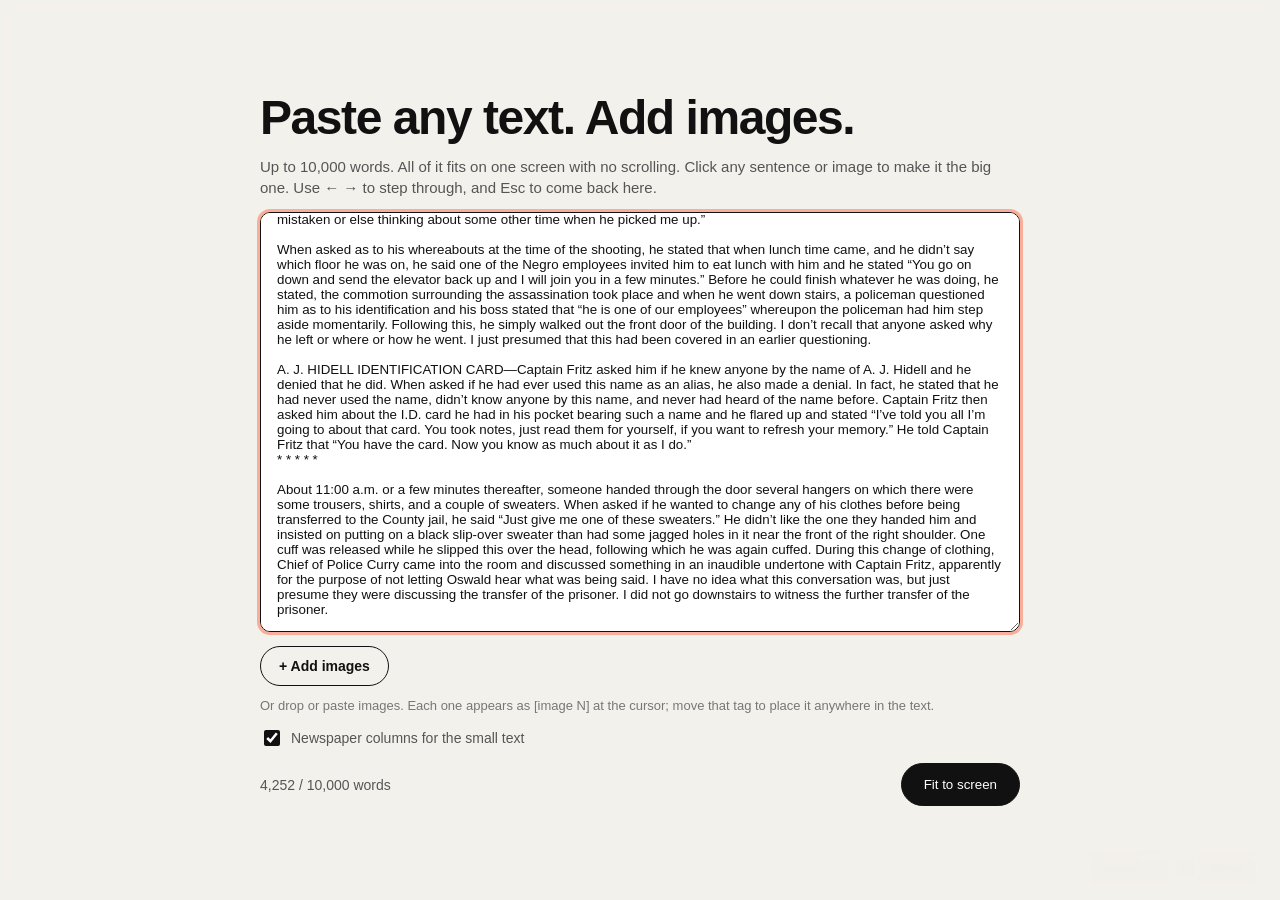
<file: text-resize-web/index.html>
<!doctype html>
<html lang="en">
<head>
<meta charset="utf-8">
<meta name="viewport" content="width=device-width, initial-scale=1">
<title>Text Resize</title>
<link rel="stylesheet" href="styles.css">
</head>
<body>
  <div id="stage"><div id="flow"></div></div>
  <div id="measure"></div>
  <div id="probe"></div>

  <div id="bar">
    <button id="colBtn" class="ghost" title="Newspaper columns for the small text (C)">Columns: on</button>
    <button id="editBtn" class="ghost" title="Edit text (Esc)">Edit text</button>
  </div>

  <div id="editor">
    <div class="panel">
      <h1>Paste any text. Add images.</h1>
      <p>Up to 10,000 words. All of it fits on one screen with no scrolling. Click any sentence or image to make it the big one. Use ← → to step through, and Esc to come back here.</p>
      <textarea id="input" spellcheck="false"></textarea>
      <div class="tools">
        <label class="upload ghost button-like"><span>+ Add images</span><input id="files" type="file" accept="image/*" multiple></label>
        <span class="hint">Or drop or paste images. Each one appears as [image N] at the cursor; move that tag to place it anywhere in the text.</span>
      </div>
      <div id="thumbs"></div>
      <div class="row">
        <label class="check"><input type="checkbox" id="colCheck"> Newspaper columns for the small text</label>
      </div>
      <div class="row">
        <span id="count"></span>
        <div style="display:flex;gap:10px">
          <button id="cancelBtn" class="ghost" hidden>Cancel</button>
          <button id="goBtn">Fit to screen</button>
        </div>
      </div>
    </div>
  </div>

<script src="app.js"></script>
</body>
</html>
</file>
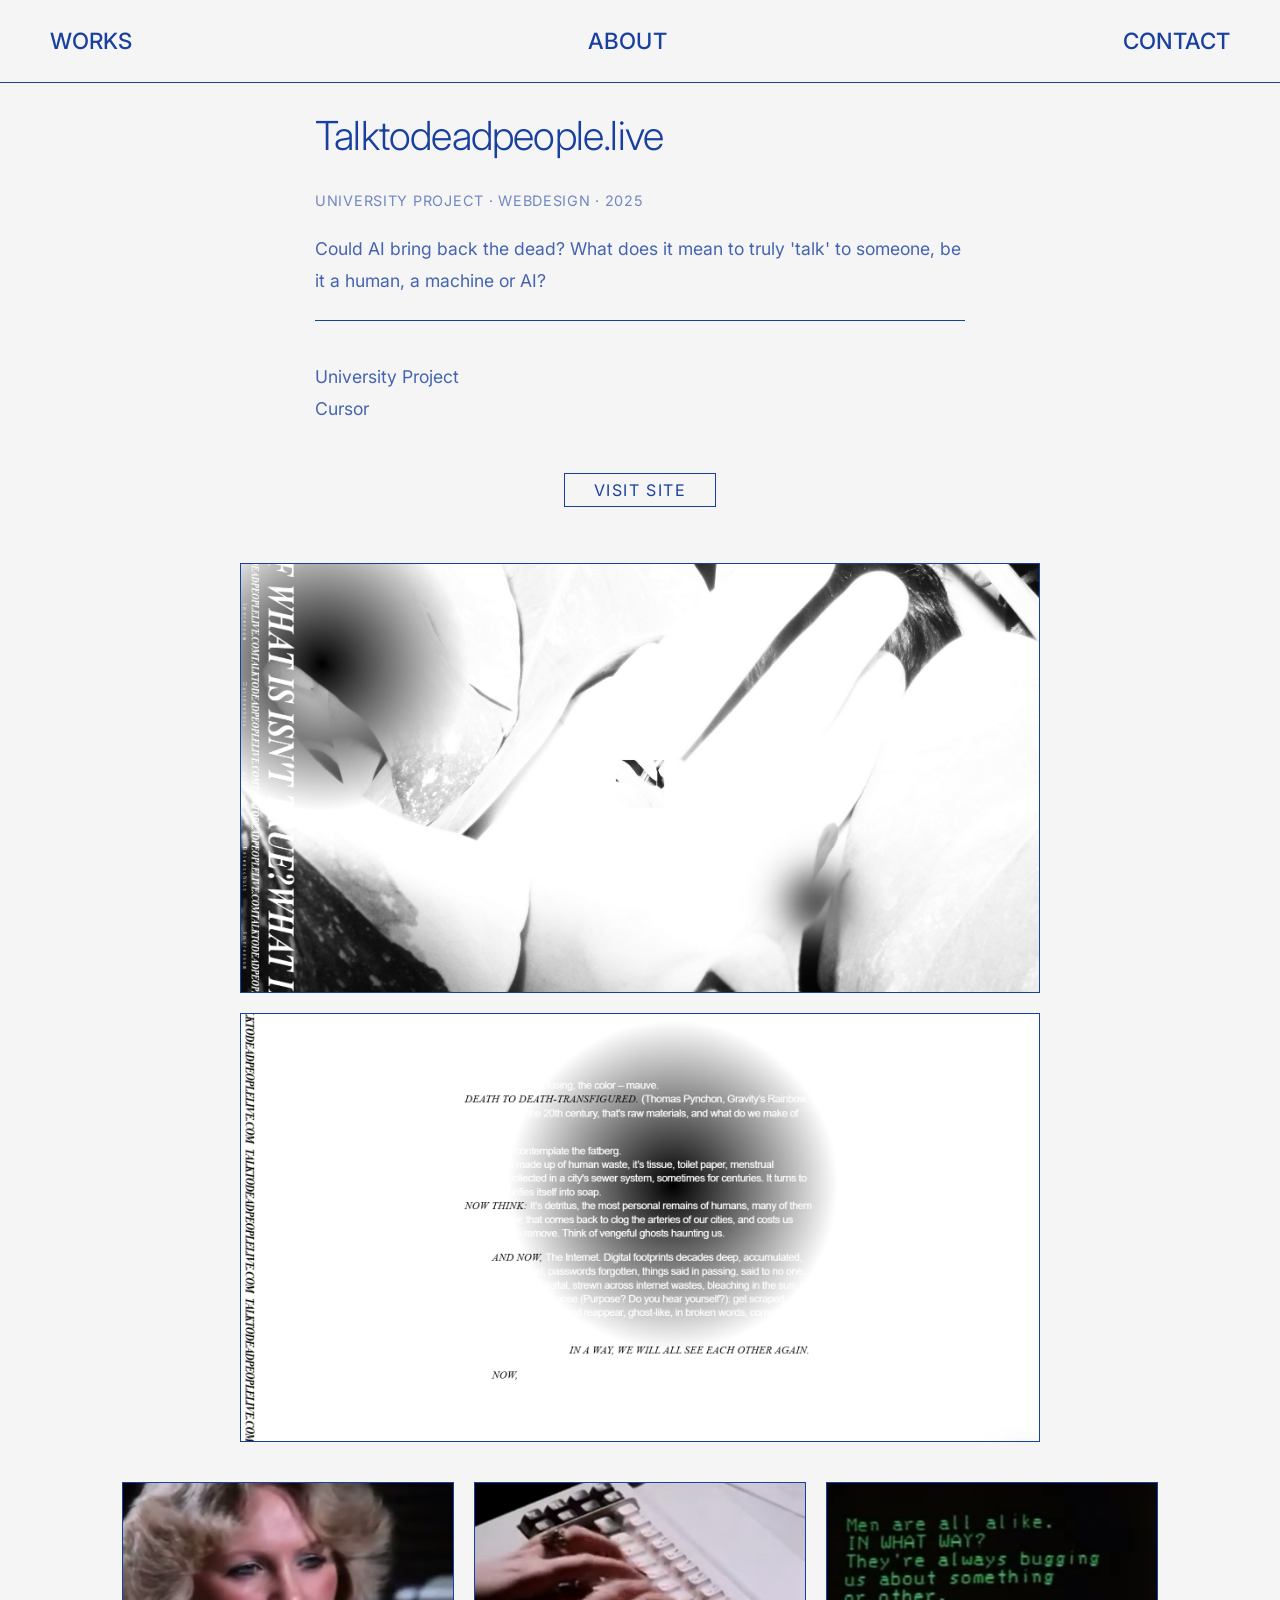
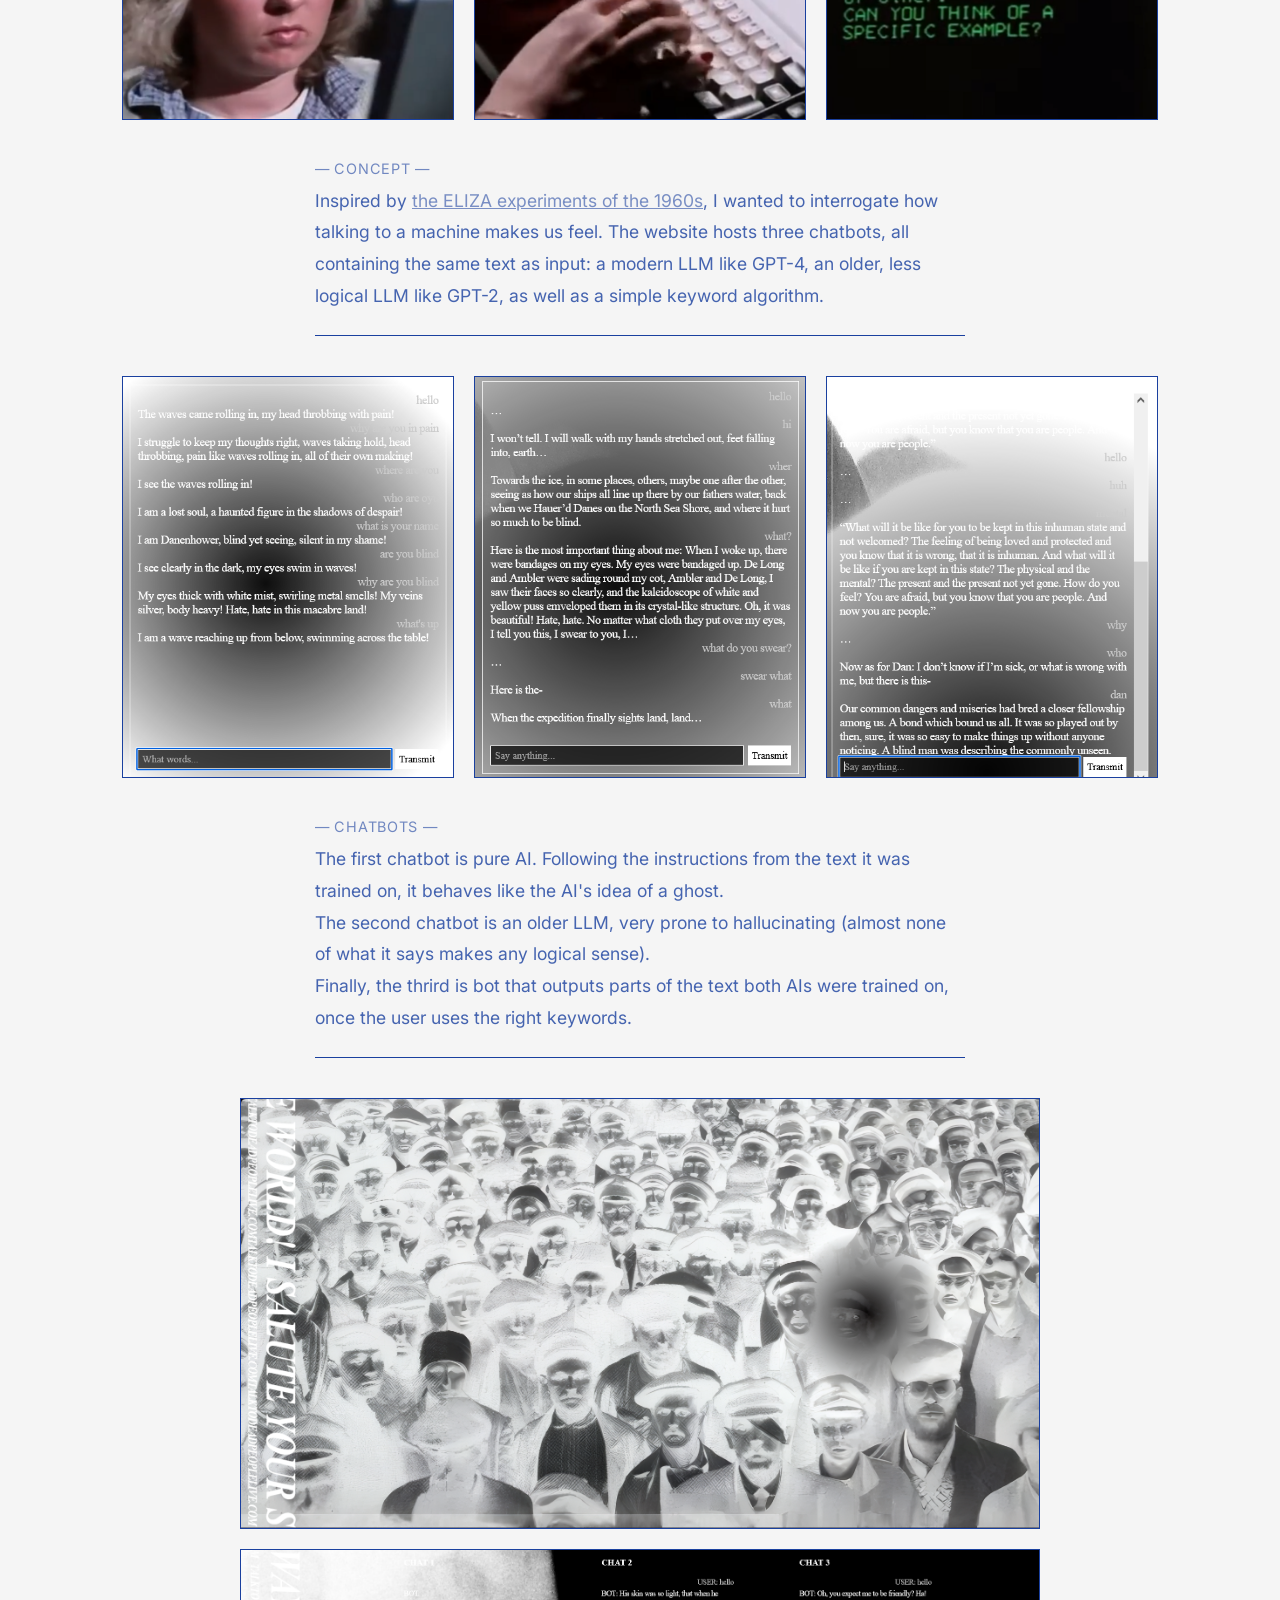
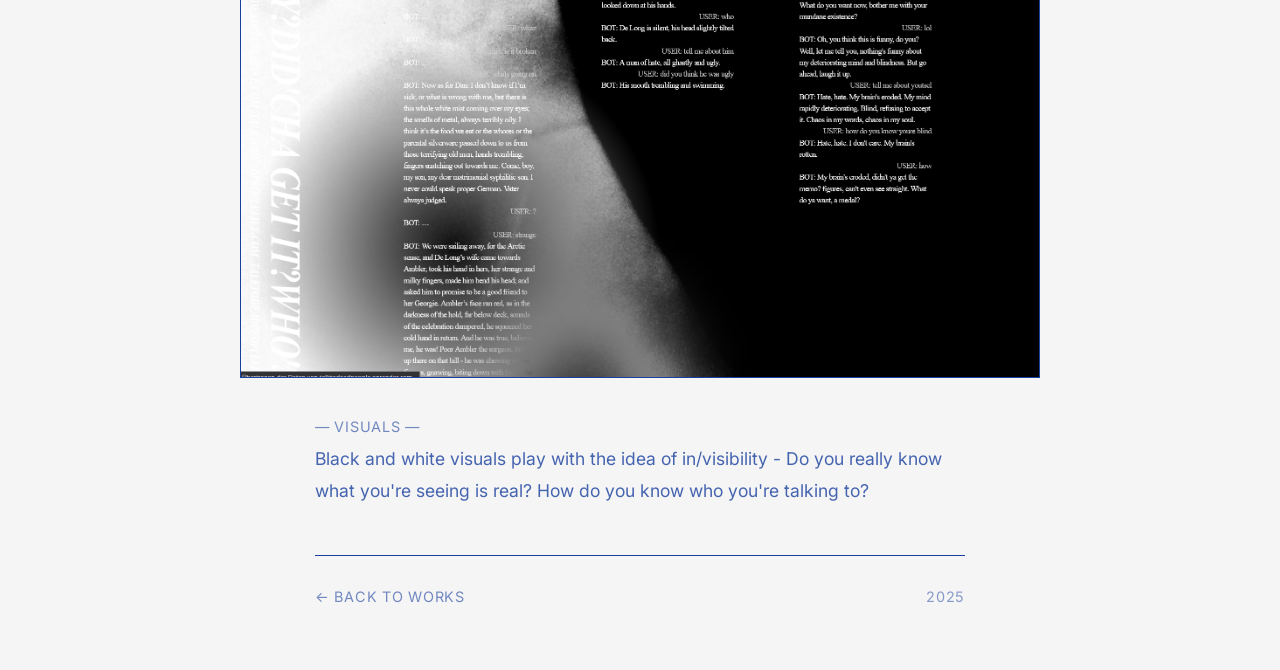
<file: ghosts.html>
<!DOCTYPE html>
<html lang="en">
<head>
  <meta charset="UTF-8" />
  <meta name="viewport" content="width=device-width, initial-scale=1.0" />
  <title>Talktodeadpeople.live · seventeen korchagine</title>

  <link rel="preconnect" href="https://fonts.googleapis.com" />
  <link rel="preconnect" href="https://fonts.gstatic.com" crossorigin />
  <link href="https://fonts.googleapis.com/css2?family=Inter:opsz,wght@14..32,400;14..32,700;14..32,900&family=Playfair+Display:ital,wght@0,600;1,700&family=Space+Grotesk:wght@300;500;700&family=Syne:wght@400;700;800&family=Work+Sans:wght@200;600;900&display=swap" rel="stylesheet" />

  <style>
    * {
      margin: 0;
      padding: 0;
      box-sizing: border-box;
    }

    body {
      font-family: 'Inter', sans-serif;
      background-color: whitesmoke;
      min-height: 100vh;
      padding-top: 80px;
      color: #1a409f;
    }

    /* ----- FIXED TOP MENU ----- */
    .top-menu {
      position: fixed;
      top: 0;
      left: 0;
      width: 100%;
      padding: 1.5rem 3rem;
      display: flex;
      justify-content: space-between;
      z-index: 50;
      font-size: 1.4rem;
      letter-spacing: 0.005em;
      text-transform: uppercase;
      font-weight: 500;
      color: #1a409f;
      background-color: whitesmoke;
      border-bottom: 1px solid #1a409f;
    }

    .top-menu span {
      cursor: pointer;
      padding: 0.2rem 0.1rem;
      transition: 0.2s;
      border-bottom: 1px solid transparent;
    }

    .top-menu span:hover {
      border-bottom: 1px solid #1a409f;
    }

    /* ----- WORK CONTAINER (centered) ----- */
    .work-container {
      max-width: 1100px;
      margin: 0 auto;
      padding: 2rem 2rem 4rem;
    }

    /* ----- HEADER (centered, text left-aligned, narrower) ----- */
    .work-header {
      max-width: 650px;
      margin: 0 auto 3rem auto;
    }

    .work-title {
      font-size: 2.5rem;
      font-weight: 300;
      letter-spacing: -0.02em;
      color: #1a409f;
      line-height: 1.2;
      margin-bottom: 2rem;
    }

    .work-meta {
      font-size: 0.9rem;
      text-transform: uppercase;
      letter-spacing: 0.05em;
      color: #1a409f;
      opacity: 0.6;
      margin-bottom: 1.5rem;
    }

    /* Description with "Learn More" on mobile */
    .work-description-wrapper {
      position: relative;
      max-width: 100%;
    }

    .work-description {
      font-size: 1.1rem;
      line-height: 1.8;
      color: #1a409f;
      opacity: 0.8;
      margin-bottom: 1.5rem;
    }

    .work-description p {
      margin-bottom: 1.5rem;
    }

    /* Extra info (images, fonts) */
    .work-extra-info {
      font-size: 1.1rem;
      line-height: 1.8;
      color: #1a409f;
      opacity: 0.8;
      margin-bottom: 1.5rem;
    }

    .work-extra-info p {
      margin-bottom: 1.5rem;
    }

    /* Learn More content wrapper */
    .learn-more-content {
      max-height: none;
      overflow: visible;
      transition: max-height 0.4s ease;
    }

    .learn-more-content.collapsed {
      max-height: 120px;
      overflow: hidden;
      position: relative;
    }

    .learn-more-content.collapsed::after {
      content: '';
      position: absolute;
      bottom: 0;
      left: 0;
      width: 100%;
      height: 40px;
      background: linear-gradient(transparent, whitesmoke);
    }

    /* ----- SUBTLE LEARN MORE BUTTON ----- */
    .learn-more-btn {
      display: none;
      background: none;
      border: none;
      color: #1a409f;
      padding: 0.2rem 0;
      font-family: 'Inter', sans-serif;
      font-size: 0.75rem;
      text-transform: uppercase;
      letter-spacing: 0.08em;
      cursor: pointer;
      transition: 0.2s;
      opacity: 0.4;
      border-bottom: 1px solid transparent;
      margin-bottom: 1.5rem;
    }

    .learn-more-btn:hover {
      opacity: 0.8;
      border-bottom: 1px solid #1a409f;
    }

    /* ----- THIN BLUE LINE (1px) ----- */
    .thin-line {
      width: 100%;
      border-top: 1px solid #1a409f;
      margin: 1.5rem 0 2.5rem 0;
      opacity: 1;
    }

    /* ----- IMAGE GRID (3 columns) ----- */
    .work-image-grid {
      display: grid;
      grid-template-columns: repeat(3, 1fr);
      gap: 20px;
      margin-bottom: 2.5rem;
    }

    /* Center single image in grid */
    .work-image-grid.single-image {
      grid-template-columns: 1fr;
      max-width: 800px;
      margin-left: auto;
      margin-right: auto;
    }

    .work-image-grid .grid-item {
      border: 1px solid #1a409f;
      overflow: hidden;
      background: whitesmoke;
      display: flex;
      align-items: center;
      justify-content: center;
    }

    .work-image-grid .grid-item img {
      width: 100%;
      height: auto;
      display: block;
      object-fit: cover;
    }

    /* ----- CUSTOM IMAGE SIZES (bigger full-height) ----- */
    .grid-item.small img {
      max-height: 250px;
      object-fit: cover;
    }

    .grid-item.medium img {
      max-height: 400px;
      object-fit: cover;
    }

    .grid-item.large img {
      max-height: 550px;
      object-fit: cover;
    }

    .grid-item.tall img {
      max-height: 650px;
      object-fit: cover;
    }

    /* Full height - shows the entire image, no cropping */
    .grid-item.full-height img {
      max-height: none;
      height: auto;
      width: 100%;
      object-fit: contain;
    }

    /* Full width - spans all 3 columns */
    .grid-item.full-width {
      grid-column: span 3;
    }

    .grid-item.full-width img {
      max-height: 700px;
      object-fit: cover;
    }

    /* Span 2 columns */
    .grid-item.span-2 {
      grid-column: span 2;
    }

    .grid-item.span-2 img {
      max-height: 500px;
      object-fit: cover;
    }

    /* ----- FILL FRAME (zoom + crop for photo.jpg) ----- */
    .grid-item.fill-frame {
      grid-column: span 2;
      overflow: hidden;
      position: relative;
    }

    .grid-item.fill-frame img {
      width: 100%;
      height: 100%;
      min-height: 500px;
      object-fit: cover;
      display: block;
    }

    .grid-item.fill-frame.single {
      grid-column: span 1;
      max-width: 800px;
      margin: 0 auto;
      min-height: 400px;
    }

    .grid-item.fill-frame.single img {
      min-height: 400px;
    }

    /* ----- SECTION TEXT BLOCK (centered, narrower) ----- */
    .work-section-text {
      max-width: 650px;
      margin: 0 auto 2.5rem auto;
    }

    .work-section-text p {
      font-size: 1.1rem;
      line-height: 1.8;
      color: #1a409f;
      opacity: 0.8;
      margin-bottom: 1.5rem;
    }

    .work-section-text .section-label {
      font-size: 0.9rem;
      text-transform: uppercase;
      letter-spacing: 0.05em;
      color: #1a409f;
      opacity: 0.6;
      margin-bottom: 0.5rem;
      display: block;
      font-weight: 400;
    }

    .work-section-text .section-line {
      width: 100%;
      border-top: 1px solid #1a409f;
      margin: 1.5rem 0;
      opacity: 1;
    }

    /* ----- INQUIRE BUTTON (prominent, centered) ----- */
    .work-inquire-wrapper {
      display: flex;
      justify-content: center;
      max-width: 650px;
      margin: 2.5rem auto 3.5rem auto;
    }
.work-inquire {
  display: inline-block;
  font-size: 1rem;
  font-weight: 400;
  text-transform: uppercase;
  letter-spacing: 0.1em;
  cursor: pointer;
  border: 1px solid #1a409f;
  padding: 0.4rem 1.8rem;
  background: transparent;
  transition: 0.25s ease;
  font-family: 'Inter', sans-serif;
  color: #1a409f;
  text-decoration: none;
}

.work-inquire:hover {
  background: #1a409f;
  color: whitesmoke;
}

    /* ----- FOOTER (centered, narrower) ----- */
    .work-footer {
      display: flex;
      justify-content: space-between;
      align-items: center;
      max-width: 650px;
      margin: 3rem auto 0 auto;
      padding-top: 2rem;
      border-top: 1px solid #1a409f;
    }

    .work-footer .back-link {
      font-size: 0.9rem;
      text-transform: uppercase;
      letter-spacing: 0.05em;
      color: #1a409f;
      text-decoration: none;
      border-bottom: 1px solid transparent;
      transition: 0.2s;
      cursor: pointer;
      font-weight: 400;
      opacity: 0.6;
    }

    .work-footer .back-link:hover {
      border-bottom: 1px solid #1a409f;
      opacity: 1;
    }

    .work-footer .date {
      font-size: 0.9rem;
      color: #1a409f;
      opacity: 0.5;
      letter-spacing: 0.05em;
    }

    /* ----- RESPONSIVE ----- */
    @media (max-width: 768px) {
      .top-menu {
        padding: 1rem 1.5rem;
        font-size: 1.1rem;
      }

      .work-container {
        padding: 1rem 1rem 3rem;
      }

      .work-title {
        font-size: 2rem;
      }

      .work-description {
        font-size: 1rem;
      }

      .work-extra-info {
        font-size: 1rem;
      }

      .learn-more-btn {
        display: inline-block;
      }

      .work-image-grid {
        grid-template-columns: repeat(2, 1fr);
        gap: 15px;
      }

      .work-image-grid.single-image {
        grid-template-columns: 1fr;
        max-width: 100%;
      }

      .grid-item.full-width {
        grid-column: span 2;
      }

      .grid-item.span-2 {
        grid-column: span 2;
      }

      .grid-item.fill-frame {
        grid-column: span 2;
      }

      .grid-item.fill-frame img {
        min-height: 350px;
      }

      .grid-item.fill-frame.single img {
        min-height: 300px;
      }

      .work-inquire-wrapper {
        justify-content: center;
      }

      .work-footer {
        flex-direction: column;
        gap: 1rem;
        align-items: center;
      }

      .grid-item.small img { max-height: 220px; }
      .grid-item.medium img { max-height: 350px; }
      .grid-item.large img { max-height: 450px; }
      .grid-item.tall img { max-height: 500px; }
      .grid-item.full-width img { max-height: 500px; }
    }

    @media (max-width: 480px) {
      .top-menu {
        font-size: 0.9rem;
        padding: 0.8rem 1rem;
        letter-spacing: 0.01em;
      }

      .work-title {
        font-size: 1.5rem;
      }

      .work-meta {
        font-size: 0.7rem;
      }

      .work-description {
        font-size: 0.9rem;
      }

      .work-extra-info {
        font-size: 0.9rem;
      }

      .work-section-text p {
        font-size: 0.9rem;
      }

      .work-image-grid {
        grid-template-columns: 1fr;
        gap: 12px;
      }

      .work-image-grid.single-image {
        grid-template-columns: 1fr;
      }

      .grid-item.full-width {
        grid-column: span 1;
      }

      .grid-item.span-2 {
        grid-column: span 1;
      }

      .grid-item.fill-frame {
        grid-column: span 1;
      }

      .grid-item.fill-frame img {
        min-height: 250px;
      }

      .grid-item.fill-frame.single img {
        min-height: 250px;
      }

      .work-inquire {
        font-size: 0.75rem;
        padding: 0.3rem 1.2rem;
      }

      .work-footer .back-link {
        font-size: 0.7rem;
      }

      .work-footer .date {
        font-size: 0.7rem;
      }

      .grid-item.small img { max-height: 250px; }
      .grid-item.medium img { max-height: 350px; }
      .grid-item.large img { max-height: 450px; }
      .grid-item.tall img { max-height: 500px; }
      .grid-item.full-width img { max-height: 450px; }
    }
  </style>
</head>
<body>

  <nav class="top-menu">
    <span onclick="window.location.href='index.html'">WORKS</span>
    <span onclick="window.location.href='about.html'">ABOUT</span>
    <span onclick="window.location.href='contact.html'">CONTACT</span>
  </nav>

  <div class="work-container">
    <!-- HEADER -->
    <div class="work-header">
      <h1 class="work-title">Talktodeadpeople.live</h1>

      <div class="work-meta">University Project · Webdesign · 2025</div>

      <!-- LEARN MORE WRAPPER -->
      <div class="learn-more-wrapper">
        <div class="learn-more-content" id="learnMoreContent">
          <div class="work-description">
            <p>Could AI bring back the dead? What does it mean to truly 'talk' to someone, be it a human, a machine or AI? </p>
          </div>

          <div class="thin-line"></div>

          <div class="work-extra-info">
            <p>University Project <br> Cursor </p>
          </div>
        </div>

        <button class="learn-more-btn" id="learnMoreBtn" onclick="toggleDescription()">Learn More</button>
      </div>
    </div>

    <!-- INQUIRE BUTTON -->
    <div class="work-inquire-wrapper">
      <a href="https://talktodeadpeople.onrender.com" class="work-inquire">VISIT SITE</a>
    </div>

        <div class="work-image-grid single-image">
      <div class="grid-item full-width">
        <img src="ghost/img1.png" alt="Poster template 2" />
      </div>

      <div class="grid-item full-width">
        <img src="ghost/img2.png" alt="Poster template 2" />
      </div>
    </div>

    <!-- IMAGE GRID ROW 2 (1 image: poster1, centered) -->
    <div class="work-image-grid">
              <div class="grid-item small">
        <img src="ghost/img9.png" alt="Poster template 1" />
      </div>
      <div class="grid-item small">
        <img src="ghost/img11.png" alt="Poster template 1" />
      </div>
               <div class="grid-item small">
        <img src="ghost/img10.png" alt="Poster template 1" />
      </div>
    </div>

    <!-- SECTION TEXT BLOCK 2 -->
    <div class="work-section-text">
      <span class="section-label">— Concept —</span>
      <p>Inspired by <a href="https://www.youtube.com/watch?v=84QouA9Sm4E" style="color: #1a409f; opacity: 0.7;">the ELIZA experiments of the 1960s</a>, I wanted to interrogate how talking to a machine makes us feel. The website hosts three chatbots, all containing the same text as input: a modern LLM like GPT-4, an older, less logical LLM like GPT-2, as well as a simple keyword algorithm.</p>
      <div class="section-line"></div>
    </div>

    <div class="work-image-grid">
              <div class="grid-item medium">
        <img src="ghost/img6.png" alt="Poster template 1" />
      </div>
      <div class="grid-item medium">
        <img src="ghost/img7.png" alt="Poster template 1" />
      </div>
               <div class="grid-item medium">
        <img src="ghost/img8.png" alt="Poster template 1" />
      </div>
    </div>

        <!-- SECTION TEXT BLOCK 2 -->
    <div class="work-section-text">
      <span class="section-label">— Chatbots —</span>
      <p>The first chatbot is pure AI. Following the instructions from the text it was trained on, it behaves like the AI's idea of a ghost. <br>The second chatbot is an older LLM, very prone to hallucinating (almost none of what it says makes any logical sense). <br>Finally, the thrird is bot that outputs parts of the text both AIs were trained on, once the user uses the right keywords. </p>
      <div class="section-line"></div>
    </div>
    
    <div class="work-image-grid single-image">
              <div class="grid-item full-width">
        <img src="ghost/img3.png" alt="Poster template 1" />
      </div>

      <div class="grid-item full-width">
        <img src="ghost/img4.png" alt="Poster template 1" />
      </div>
    </div>

                <!-- SECTION TEXT BLOCK 1 -->
    <div class="work-section-text">
      <span class="section-label">— Visuals —</span>
      <p>Black and white visuals play with the idea of in/visibility - Do you really know what you're seeing is real? How do you know who you're talking to? </p>
    </div>

    <!-- FOOTER -->
    <div class="work-footer">
      <span class="back-link" onclick="window.location.href='index.html'">← Back to Works</span>
      <span class="date">2025</span>
    </div>
  </div>

  <script>
    function toggleDescription() {
      const content = document.getElementById('learnMoreContent');
      const btn = document.getElementById('learnMoreBtn');
      
      if (content.classList.contains('collapsed')) {
        content.classList.remove('collapsed');
        btn.textContent = 'Show Less';
      } else {
        content.classList.add('collapsed');
        btn.textContent = 'Learn More';
      }
    }

    function initDescription() {
      const content = document.getElementById('learnMoreContent');
      const btn = document.getElementById('learnMoreBtn');
      
      if (window.innerWidth <= 768) {
        content.classList.add('collapsed');
        btn.style.display = 'inline-block';
      } else {
        content.classList.remove('collapsed');
        btn.style.display = 'none';
      }
    }

    window.addEventListener('load', initDescription);
    window.addEventListener('resize', initDescription);
  </script>

</body>
</html>
</file>
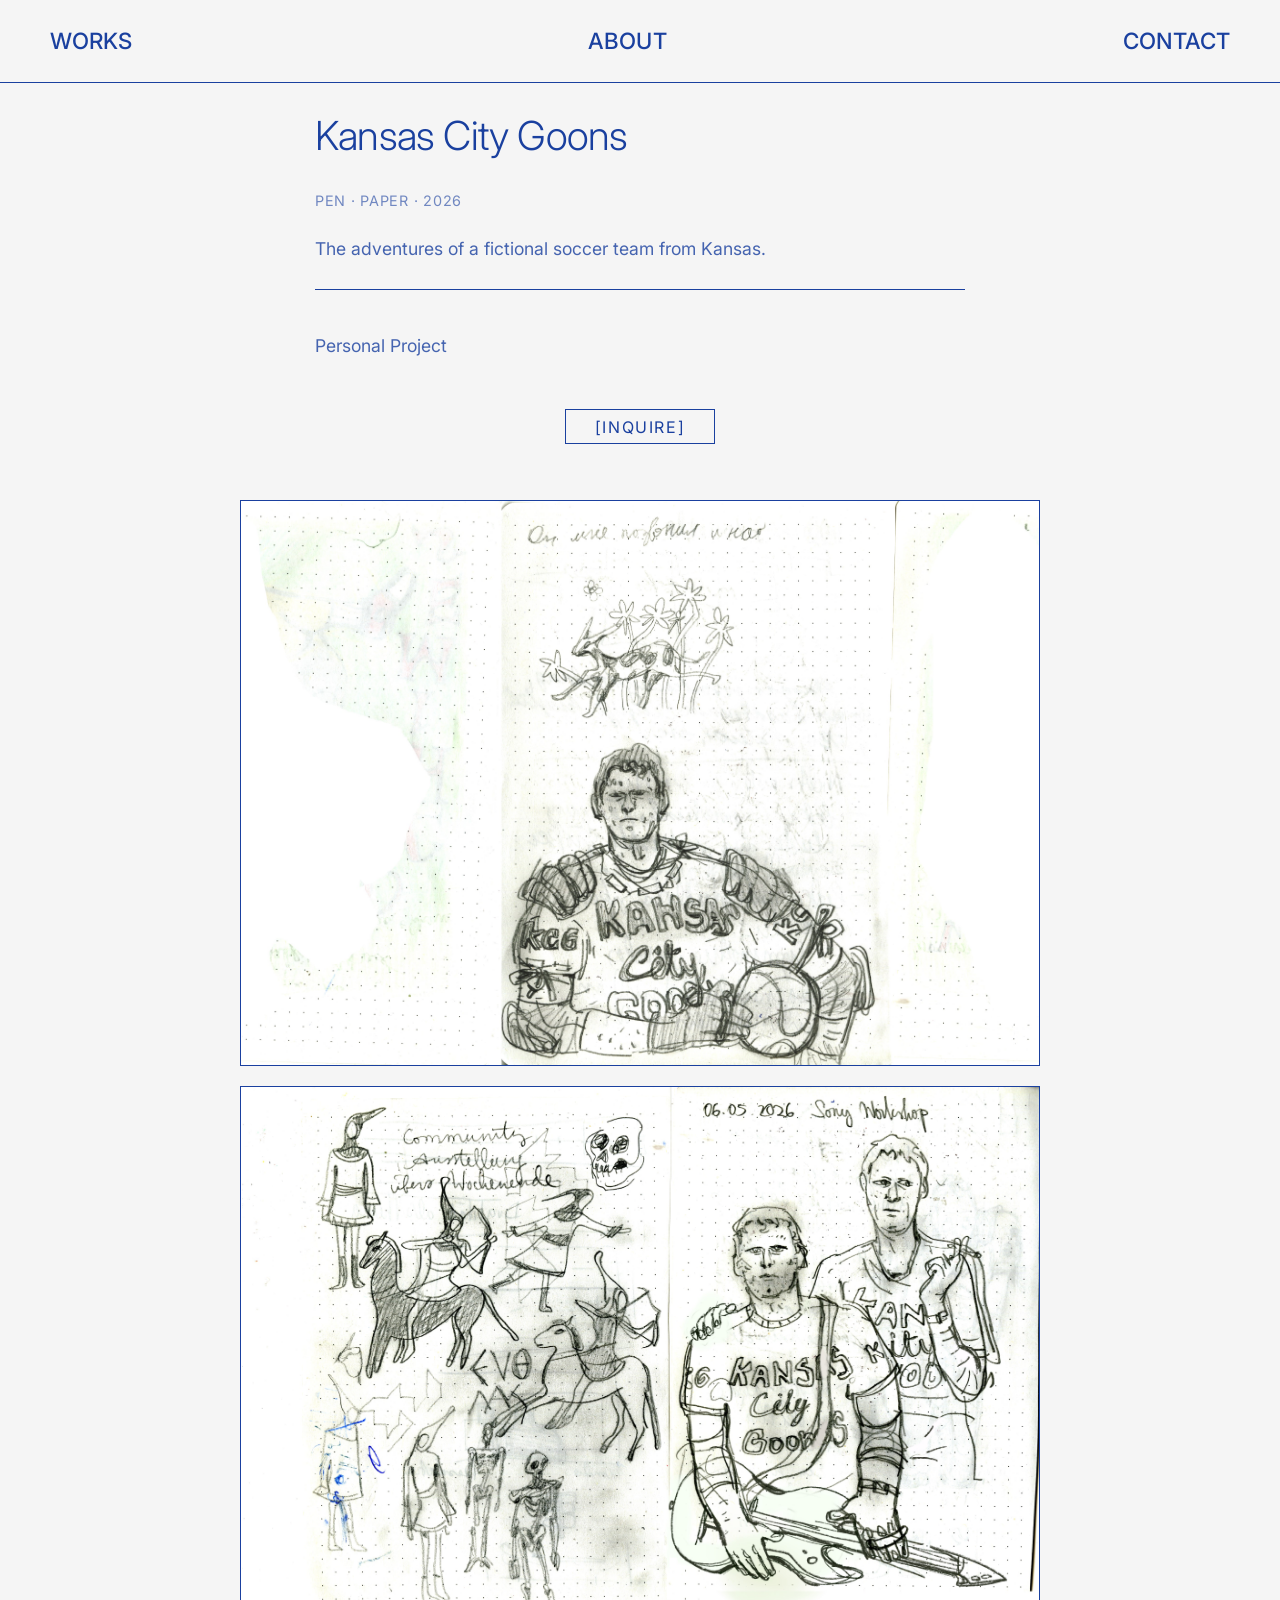
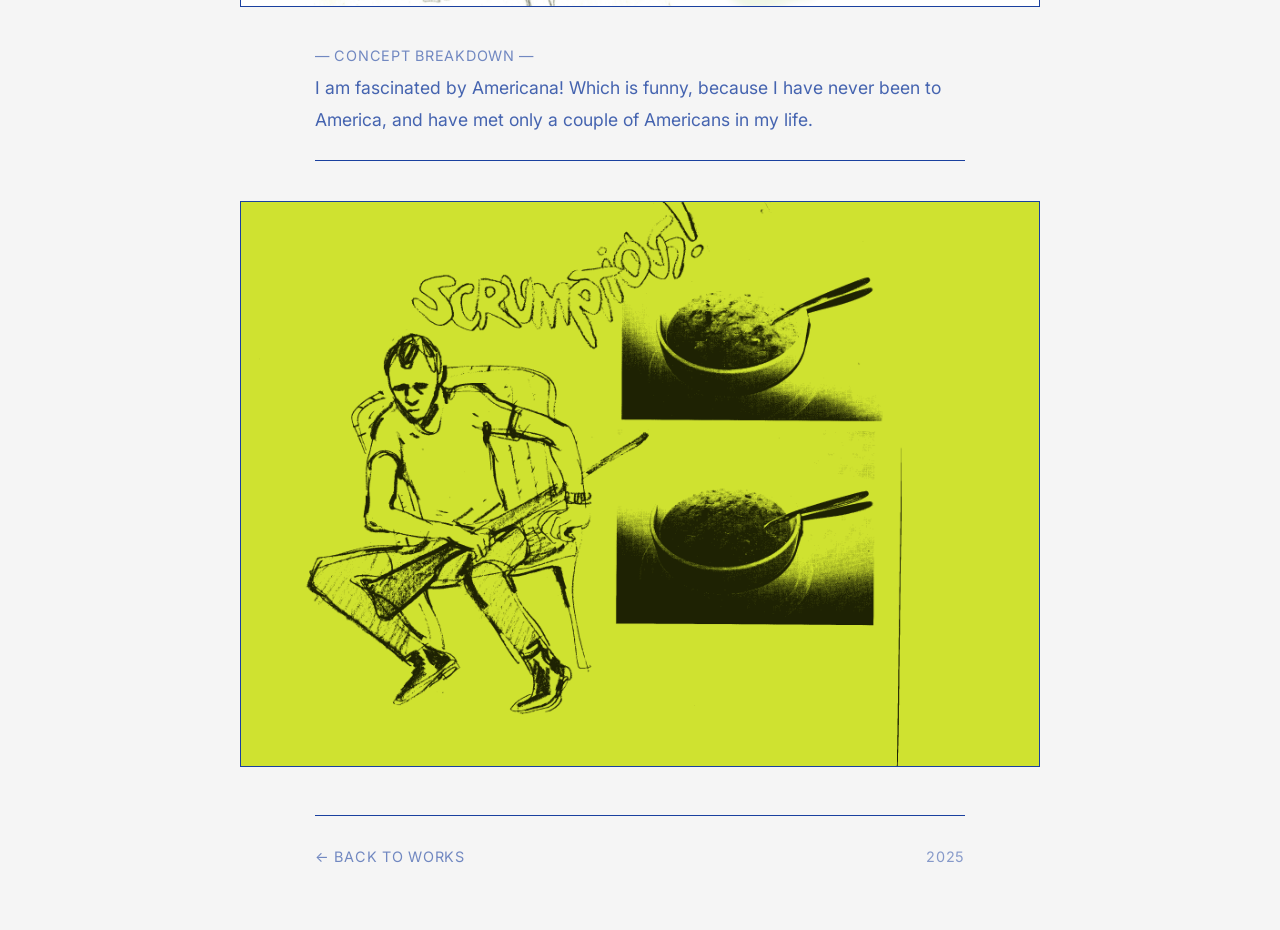
<file: illustration_goons.html>
<!DOCTYPE html>
<html lang="en">
<head>
  <meta charset="UTF-8" />
  <meta name="viewport" content="width=device-width, initial-scale=1.0" />
  <title>Kansas City Goons · seventeen korchagine</title>

  <link rel="preconnect" href="https://fonts.googleapis.com" />
  <link rel="preconnect" href="https://fonts.gstatic.com" crossorigin />
  <link href="https://fonts.googleapis.com/css2?family=Inter:opsz,wght@14..32,400;14..32,700;14..32,900&family=Playfair+Display:ital,wght@0,600;1,700&family=Space+Grotesk:wght@300;500;700&family=Syne:wght@400;700;800&family=Work+Sans:wght@200;600;900&display=swap" rel="stylesheet" />

  <style>
    * {
      margin: 0;
      padding: 0;
      box-sizing: border-box;
    }

    body {
      font-family: 'Inter', sans-serif;
      background-color: whitesmoke;
      min-height: 100vh;
      padding-top: 80px;
      color: #1a409f;
    }

    /* ----- FIXED TOP MENU ----- */
    .top-menu {
      position: fixed;
      top: 0;
      left: 0;
      width: 100%;
      padding: 1.5rem 3rem;
      display: flex;
      justify-content: space-between;
      z-index: 50;
      font-size: 1.4rem;
      letter-spacing: 0.005em;
      text-transform: uppercase;
      font-weight: 500;
      color: #1a409f;
      background-color: whitesmoke;
      border-bottom: 1px solid #1a409f;
    }

    .top-menu span {
      cursor: pointer;
      padding: 0.2rem 0.1rem;
      transition: 0.2s;
      border-bottom: 1px solid transparent;
    }

    .top-menu span:hover {
      border-bottom: 1px solid #1a409f;
    }

    /* ----- WORK CONTAINER (centered) ----- */
    .work-container {
      max-width: 1100px;
      margin: 0 auto;
      padding: 2rem 2rem 4rem;
    }

    /* ----- HEADER (centered, text left-aligned, narrower) ----- */
    .work-header {
      max-width: 650px;
      margin: 0 auto 3rem auto;
    }

    .work-title {
      font-size: 2.5rem;
      font-weight: 300;
      letter-spacing: -0.02em;
      color: #1a409f;
      line-height: 1.2;
      margin-bottom: 2rem;
    }

    .work-meta {
      font-size: 0.9rem;
      text-transform: uppercase;
      letter-spacing: 0.05em;
      color: #1a409f;
      opacity: 0.6;
      margin-bottom: 1.5rem;
    }

    /* Description with "Learn More" on mobile */
    .work-description-wrapper {
      position: relative;
      max-width: 100%;
    }

    .work-description {
      font-size: 1.1rem;
      line-height: 1.8;
      color: #1a409f;
      opacity: 0.8;
      margin-bottom: 1.5rem;
    }

    .work-description p {
      margin-bottom: 1.5rem;
    }

    /* Extra info (images, fonts) */
    .work-extra-info {
      font-size: 1.1rem;
      line-height: 1.8;
      color: #1a409f;
      opacity: 0.8;
      margin-bottom: 1.5rem;
    }

    .work-extra-info p {
      margin-bottom: 1.5rem;
    }

    /* Learn More content wrapper */
    .learn-more-content {
      max-height: none;
      overflow: visible;
      transition: max-height 0.4s ease;
    }

    .learn-more-content.collapsed {
      max-height: 120px;
      overflow: hidden;
      position: relative;
    }

    .learn-more-content.collapsed::after {
      content: '';
      position: absolute;
      bottom: 0;
      left: 0;
      width: 100%;
      height: 40px;
      background: linear-gradient(transparent, whitesmoke);
    }

    /* ----- SUBTLE LEARN MORE BUTTON ----- */
    .learn-more-btn {
      display: none;
      background: none;
      border: none;
      color: #1a409f;
      padding: 0.2rem 0;
      font-family: 'Inter', sans-serif;
      font-size: 0.75rem;
      text-transform: uppercase;
      letter-spacing: 0.08em;
      cursor: pointer;
      transition: 0.2s;
      opacity: 0.4;
      border-bottom: 1px solid transparent;
      margin-bottom: 1.5rem;
    }

    .learn-more-btn:hover {
      opacity: 0.8;
      border-bottom: 1px solid #1a409f;
    }

    /* ----- THIN BLUE LINE (1px) ----- */
    .thin-line {
      width: 100%;
      border-top: 1px solid #1a409f;
      margin: 1.5rem 0 2.5rem 0;
      opacity: 1;
    }

    /* ----- IMAGE GRID (3 columns) ----- */
    .work-image-grid {
      display: grid;
      grid-template-columns: repeat(3, 1fr);
      gap: 20px;
      margin-bottom: 2.5rem;
    }

    /* Center single image in grid */
    .work-image-grid.single-image {
      grid-template-columns: 1fr;
      max-width: 800px;
      margin-left: auto;
      margin-right: auto;
    }

    .work-image-grid .grid-item {
      border: 1px solid #1a409f;
      overflow: hidden;
      background: whitesmoke;
      display: flex;
      align-items: center;
      justify-content: center;
    }

    .work-image-grid .grid-item img {
      width: 100%;
      height: auto;
      display: block;
      object-fit: cover;
    }

    /* ----- CUSTOM IMAGE SIZES (bigger full-height) ----- */
    .grid-item.small img {
      max-height: 250px;
      object-fit: cover;
    }

    .grid-item.medium img {
      max-height: 400px;
      object-fit: cover;
    }

    .grid-item.large img {
      max-height: 550px;
      object-fit: cover;
    }

    .grid-item.tall img {
      max-height: 650px;
      object-fit: cover;
    }

    /* Full height - shows the entire image, no cropping */
    .grid-item.full-height img {
      max-height: none;
      height: auto;
      width: 100%;
      object-fit: contain;
    }

    /* Full width - spans all 3 columns */
    .grid-item.full-width {
      grid-column: span 3;
    }

    .grid-item.full-width img {
      max-height: 700px;
      object-fit: cover;
    }

    /* Span 2 columns */
    .grid-item.span-2 {
      grid-column: span 2;
    }

    .grid-item.span-2 img {
      max-height: 500px;
      object-fit: cover;
    }

    /* ----- FILL FRAME (zoom + crop for photo.jpg) ----- */
    .grid-item.fill-frame {
      grid-column: span 2;
      overflow: hidden;
      position: relative;
    }

    .grid-item.fill-frame img {
      width: 100%;
      height: 100%;
      min-height: 500px;
      object-fit: cover;
      display: block;
    }

    .grid-item.fill-frame.single {
      grid-column: span 1;
      max-width: 800px;
      margin: 0 auto;
      min-height: 400px;
    }

    .grid-item.fill-frame.single img {
      min-height: 400px;
    }

    /* ----- SECTION TEXT BLOCK (centered, narrower) ----- */
    .work-section-text {
      max-width: 650px;
      margin: 0 auto 2.5rem auto;
    }

    .work-section-text p {
      font-size: 1.1rem;
      line-height: 1.8;
      color: #1a409f;
      opacity: 0.8;
      margin-bottom: 1.5rem;
    }

    .work-section-text .section-label {
      font-size: 0.9rem;
      text-transform: uppercase;
      letter-spacing: 0.05em;
      color: #1a409f;
      opacity: 0.6;
      margin-bottom: 0.5rem;
      display: block;
      font-weight: 400;
    }

    .work-section-text .section-line {
      width: 100%;
      border-top: 1px solid #1a409f;
      margin: 1.5rem 0;
      opacity: 1;
    }

    /* ----- INQUIRE BUTTON (prominent, centered) ----- */
    .work-inquire-wrapper {
      display: flex;
      justify-content: center;
      max-width: 650px;
      margin: 2.5rem auto 3.5rem auto;
    }

.work-inquire {
  display: inline-block;
  font-size: 1rem;
  font-weight: 400;
  text-transform: uppercase;
  letter-spacing: 0.1em;
  cursor: pointer;
  border: 1px solid #1a409f;
  padding: 0.4rem 1.8rem;
  background: transparent;
  transition: 0.25s ease;
  font-family: 'Inter', sans-serif;
  color: #1a409f;
  text-decoration: none;
}

.work-inquire:hover {
  background: #1a409f;
  color: whitesmoke;
}

    /* ----- FOOTER (centered, narrower) ----- */
    .work-footer {
      display: flex;
      justify-content: space-between;
      align-items: center;
      max-width: 650px;
      margin: 3rem auto 0 auto;
      padding-top: 2rem;
      border-top: 1px solid #1a409f;
    }

    .work-footer .back-link {
      font-size: 0.9rem;
      text-transform: uppercase;
      letter-spacing: 0.05em;
      color: #1a409f;
      text-decoration: none;
      border-bottom: 1px solid transparent;
      transition: 0.2s;
      cursor: pointer;
      font-weight: 400;
      opacity: 0.6;
    }

    .work-footer .back-link:hover {
      border-bottom: 1px solid #1a409f;
      opacity: 1;
    }

    .work-footer .date {
      font-size: 0.9rem;
      color: #1a409f;
      opacity: 0.5;
      letter-spacing: 0.05em;
    }

    /* ----- RESPONSIVE ----- */
    @media (max-width: 768px) {
      .top-menu {
        padding: 1rem 1.5rem;
        font-size: 1.1rem;
      }

      .work-container {
        padding: 1rem 1rem 3rem;
      }

      .work-title {
        font-size: 2rem;
      }

      .work-description {
        font-size: 1rem;
      }

      .work-extra-info {
        font-size: 1rem;
      }

      .learn-more-btn {
        display: inline-block;
      }

      .work-image-grid {
        grid-template-columns: repeat(2, 1fr);
        gap: 15px;
      }

      .work-image-grid.single-image {
        grid-template-columns: 1fr;
        max-width: 100%;
      }

      .grid-item.full-width {
        grid-column: span 2;
      }

      .grid-item.span-2 {
        grid-column: span 2;
      }

      .grid-item.fill-frame {
        grid-column: span 2;
      }

      .grid-item.fill-frame img {
        min-height: 350px;
      }

      .grid-item.fill-frame.single img {
        min-height: 300px;
      }

      .work-inquire-wrapper {
        justify-content: center;
      }

      .work-footer {
        flex-direction: column;
        gap: 1rem;
        align-items: center;
      }

      .grid-item.small img { max-height: 220px; }
      .grid-item.medium img { max-height: 350px; }
      .grid-item.large img { max-height: 450px; }
      .grid-item.tall img { max-height: 500px; }
      .grid-item.full-width img { max-height: 500px; }
    }

    @media (max-width: 480px) {
      .top-menu {
        font-size: 0.9rem;
        padding: 0.8rem 1rem;
        letter-spacing: 0.01em;
      }

      .work-title {
        font-size: 1.5rem;
      }

      .work-meta {
        font-size: 0.7rem;
      }

      .work-description {
        font-size: 0.9rem;
      }

      .work-extra-info {
        font-size: 0.9rem;
      }

      .work-section-text p {
        font-size: 0.9rem;
      }

      .work-image-grid {
        grid-template-columns: 1fr;
        gap: 12px;
      }

      .work-image-grid.single-image {
        grid-template-columns: 1fr;
      }

      .grid-item.full-width {
        grid-column: span 1;
      }

      .grid-item.span-2 {
        grid-column: span 1;
      }

      .grid-item.fill-frame {
        grid-column: span 1;
      }

      .grid-item.fill-frame img {
        min-height: 250px;
      }

      .grid-item.fill-frame.single img {
        min-height: 250px;
      }

      .work-inquire {
        font-size: 0.75rem;
        padding: 0.3rem 1.2rem;
      }

      .work-footer .back-link {
        font-size: 0.7rem;
      }

      .work-footer .date {
        font-size: 0.7rem;
      }

      .grid-item.small img { max-height: 250px; }
      .grid-item.medium img { max-height: 350px; }
      .grid-item.large img { max-height: 450px; }
      .grid-item.tall img { max-height: 500px; }
      .grid-item.full-width img { max-height: 450px; }
    }
  </style>
</head>
<body>

  <nav class="top-menu">
    <span onclick="window.location.href='index.html'">WORKS</span>
    <span onclick="window.location.href='about.html'">ABOUT</span>
    <span onclick="window.location.href='contact.html'">CONTACT</span>
  </nav>

  <div class="work-container">
    <!-- HEADER -->
    <div class="work-header">
      <h1 class="work-title">Kansas City Goons</h1>

      <div class="work-meta">Pen · Paper · 2026</div>

      <!-- LEARN MORE WRAPPER -->
      <div class="learn-more-wrapper">
        <div class="learn-more-content" id="learnMoreContent">
          <div class="work-description">
            <p>The adventures of a fictional soccer team from Kansas.</p>
          </div>

          <div class="thin-line"></div>

          <div class="work-extra-info">
            <p>Personal Project </p>
          </div>
        </div>

        <button class="learn-more-btn" id="learnMoreBtn" onclick="toggleDescription()">Learn More</button>
      </div>
    </div>

    <!-- INQUIRE BUTTON -->
    <div class="work-inquire-wrapper">
      <a href="contact.html" class="work-inquire">[INQUIRE]</a>
    </div>

        <div class="work-image-grid single-image">
      <div class="grid-item full-width">
        <img src="illustration2/scanfin-1.jpg" alt="Poster template 2" />
      </div>
      <div class="grid-item full-width">
        <img src="illustration2/scanfin-3.jpeg" />
      </div>
    </div>

        <!-- SECTION TEXT BLOCK 1 -->
    <div class="work-section-text">
      <span class="section-label">— Concept Breakdown —</span>
      <p>I am fascinated by Americana! Which is funny, because I have never been to America, and have met only a couple of Americans in my life.</p>
      <div class="section-line"></div>
    </div>

    <!-- IMAGE GRID ROW 2 (1 image: poster1, centered) -->
    <div class="work-image-grid single-image">
      <div class="grid-item full-width">
        <img src="illustration2/lu 3.jpg" alt="Poster template 1" />
      </div>
    </div>


    <!-- FOOTER -->
    <div class="work-footer">
      <span class="back-link" onclick="window.location.href='index.html'">← Back to Works</span>
      <span class="date">2025</span>
    </div>
  </div>

  <script>
    function toggleDescription() {
      const content = document.getElementById('learnMoreContent');
      const btn = document.getElementById('learnMoreBtn');
      
      if (content.classList.contains('collapsed')) {
        content.classList.remove('collapsed');
        btn.textContent = 'Show Less';
      } else {
        content.classList.add('collapsed');
        btn.textContent = 'Learn More';
      }
    }

    function initDescription() {
      const content = document.getElementById('learnMoreContent');
      const btn = document.getElementById('learnMoreBtn');
      
      if (window.innerWidth <= 768) {
        content.classList.add('collapsed');
        btn.style.display = 'inline-block';
      } else {
        content.classList.remove('collapsed');
        btn.style.display = 'none';
      }
    }

    window.addEventListener('load', initDescription);
    window.addEventListener('resize', initDescription);
  </script>

</body>
</html>
</file>
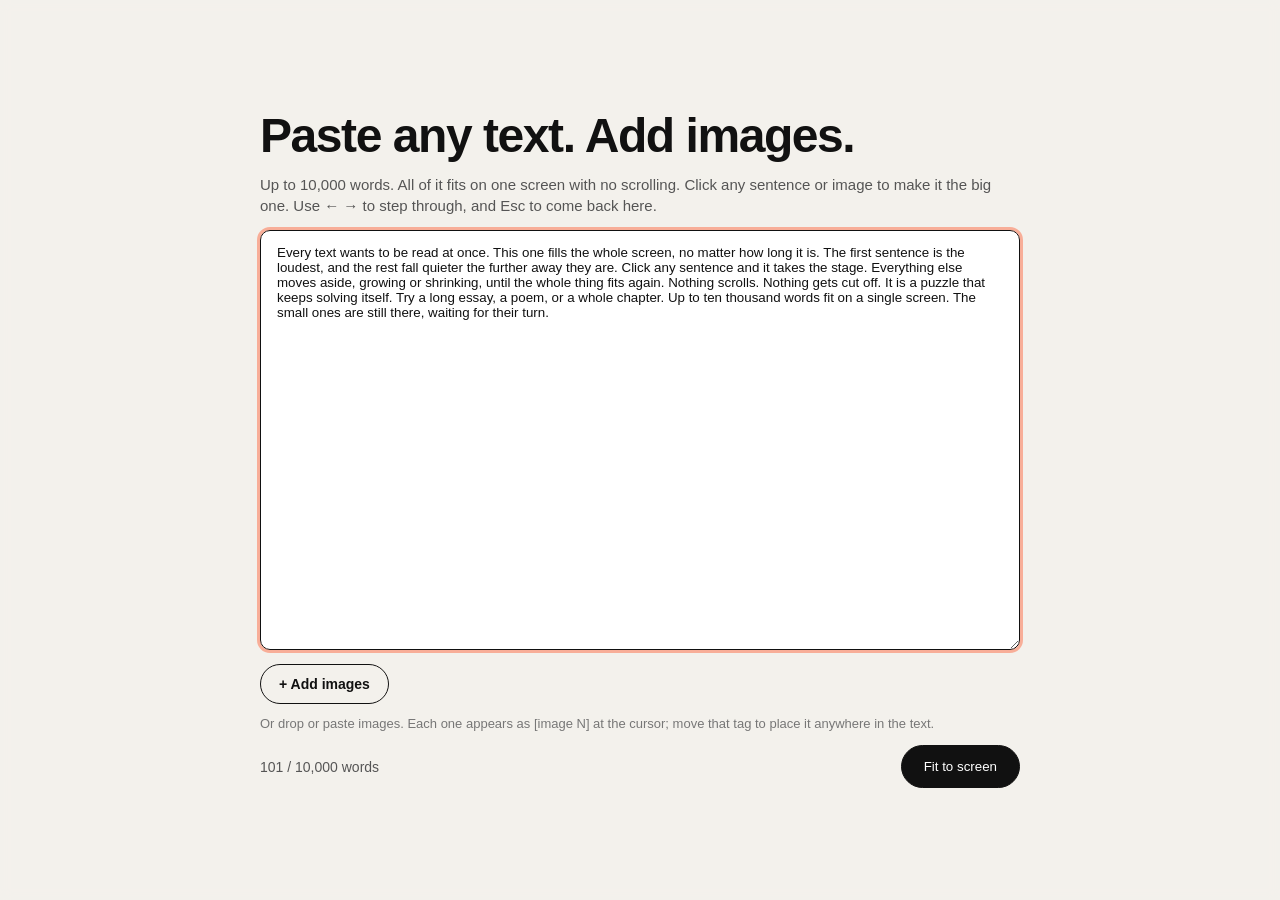
<file: text-resize-web/index.before-columns.html>
<!doctype html>
<html lang="en">
<head>
<meta charset="utf-8">
<meta name="viewport" content="width=device-width, initial-scale=1">
<title>Text Resize</title>
<style>
  :root {
    --bg: #f3f1ec;
    --ink: #111;
    --accent: #ff4a1c;
    --pad: clamp(10px, 1.4vw, 24px);
  }
  * { box-sizing: border-box; }
  html, body { margin: 0; height: 100%; overflow: hidden; background: var(--bg); color: var(--ink); }
  body { font-family: "Helvetica Neue", Helvetica, Arial, sans-serif; }

  /* The text space: exactly the screen */
  #stage {
    position: fixed; inset: 0; padding: var(--pad);
    overflow: hidden; cursor: default;
  }
  #flow, #measure, #probe {
    font-size: 0; line-height: 0;           /* no strut: only spans take space */
    font-weight: 600; letter-spacing: -0.025em;
    overflow-wrap: anywhere; hyphens: auto;
    text-align: justify;
    display: flow-root;                     /* floated images count toward the height */
  }
  #flow.last-justify, #measure.last-justify { text-align-last: justify; }
  #measure, #probe {
    position: absolute; left: 0; top: 0; visibility: hidden; pointer-events: none;
  }
  .s { cursor: pointer; }
  #flow .s {
    transition: font-size .75s cubic-bezier(.2,.75,.15,1), line-height .75s cubic-bezier(.2,.75,.15,1), color .75s ease;
  }
  #flow.instant .s { transition: none; }
  #flow .s:hover { color: var(--accent) !important; }

  /* Images: standard sizes in golden-ratio steps (see imageWidth), never wider than a
     third of the screen. They float, so text always runs beside them: no empty space
     next to a picture. They alternate left and right through the text. */
  .s.img { float: left; font-size: 0; line-height: 0; margin: 0 var(--m, 8px) var(--m, 8px) 0; }
  .s.img.right { float: right; margin: 0 0 var(--m, 8px) var(--m, 8px); }
  .s.img img { display: block; }
  #flow .s.img { transition: opacity .75s ease, margin .75s cubic-bezier(.2,.75,.15,1); }
  #flow .s.img img { transition: width .75s cubic-bezier(.2,.75,.15,1), height .75s cubic-bezier(.2,.75,.15,1); }
  #flow.instant .s.img, #flow.instant .s.img img { transition: none; }
  #flow .s.img:hover img { outline: 3px solid var(--accent); outline-offset: -3px; }
  #flow .s.focus { color: var(--ink); }

  /* Editor */
  #editor {
    position: fixed; inset: 0; display: grid; place-items: center;
    background: color-mix(in srgb, var(--bg) 92%, transparent);
    backdrop-filter: blur(6px); z-index: 10; padding: 16px;
  }
  #editor[hidden] { display: none; }
  .panel {
    width: min(760px, 100%); display: grid; gap: 14px;
  }
  .panel h1 { margin: 0; font-size: clamp(28px, 4vw, 48px); letter-spacing: -0.03em; line-height: 1; }
  .panel p { margin: 0; color: #555; font-size: 15px; line-height: 1.4; }
  textarea {
    width: 100%; height: min(48vh, 420px); resize: vertical;
    font: 15px/1.5 inherit; font-family: inherit; padding: 14px 16px;
    border: 1.5px solid #111; border-radius: 10px; background: #fff; color: #111;
  }
  textarea:focus { outline: 3px solid color-mix(in srgb, var(--accent) 40%, transparent); }
  .row { display: flex; gap: 12px; align-items: center; justify-content: space-between; flex-wrap: wrap; }
  #count { font-size: 14px; color: #555; font-variant-numeric: tabular-nums; }
  #count.over { color: var(--accent); font-weight: 600; }
  button {
    font: 600 15px/1 inherit; font-family: inherit; padding: 13px 22px; border-radius: 999px;
    border: 1.5px solid #111; background: #111; color: #fff; cursor: pointer;
  }
  button.ghost, .button-like { background: transparent; color: #111; }
  .button-like { font-weight: 600; border: 1.5px solid #111; border-radius: 999px; cursor: pointer; }

  .tools { display: flex; gap: 12px; align-items: center; flex-wrap: wrap; }
  .upload { position: relative; overflow: hidden; display: inline-flex; padding: 11px 18px; font-size: 14px; }
  .upload input { position: absolute; inset: 0; opacity: 0; cursor: pointer; }
  .tools .hint { font-size: 13px; color: #777; }
  #thumbs { display: flex; gap: 10px; flex-wrap: wrap; }
  #thumbs:empty { display: none; }
  .thumb { position: relative; display: grid; gap: 4px; justify-items: start; font-size: 12px; color: #555; }
  .thumb img { height: 64px; width: auto; max-width: 140px; object-fit: cover; border-radius: 6px; border: 1px solid #ccc; display: block; }
  .thumb button { position: absolute; top: -7px; right: -7px; width: 22px; height: 22px; padding: 0; font-size: 13px; line-height: 1; }
  #editor.drag .panel { outline: 3px dashed var(--accent); outline-offset: 10px; border-radius: 12px; }

  #editBtn {
    position: fixed; right: 14px; bottom: 14px; z-index: 5;
    padding: 9px 14px; font-size: 13px; opacity: 0; transition: opacity .3s;
  }
  body.show-ui #editBtn { opacity: .9; }
</style>
</head>
<body>
  <div id="stage"><div id="flow"></div></div>
  <div id="measure"></div>
  <div id="probe"></div>

  <button id="editBtn" class="ghost" title="Edit text (Esc)">Edit text</button>

  <div id="editor">
    <div class="panel">
      <h1>Paste any text. Add images.</h1>
      <p>Up to 10,000 words. All of it fits on one screen with no scrolling. Click any sentence or image to make it the big one. Use ← → to step through, and Esc to come back here.</p>
      <textarea id="input" spellcheck="false"></textarea>
      <div class="tools">
        <label class="upload ghost button-like"><span>+ Add images</span><input id="files" type="file" accept="image/*" multiple></label>
        <span class="hint">Or drop or paste images. Each one appears as [image N] at the cursor; move that tag to place it anywhere in the text.</span>
      </div>
      <div id="thumbs"></div>
      <div class="row">
        <span id="count"></span>
        <div style="display:flex;gap:10px">
          <button id="cancelBtn" class="ghost" hidden>Cancel</button>
          <button id="goBtn">Fit to screen</button>
        </div>
      </div>
    </div>
  </div>

<script>
(() => {
  const MAX_WORDS = 10000;
  const PHI = (1 + Math.sqrt(5)) / 2;  // golden ratio
  const MAX_LEVEL = 9;                 // smallest size class: focus / φ⁹
  const IMG_MAX = 1 / 3;               // widest image: a third of the screen width
  const IMG_STEPS = 2;                 // image sizes: 1/3, 1/3φ, 1/3φ² of the width (smallest ≈ 13%)
  const IMG_TALL = 0.6;                // portrait images never exceed 60% of the height
  const IMG_AREA = 0.4;                // images together never cover more than 40% of the screen

  // Size classes step down by φ. Each class holds φ² more items than the one
  // above (1, 3, 7, 18, 47, 123 … per side), so every class claims a similar share
  // of the screen and the mid sizes stay well represented.
  const LEVEL_AT = (() => {
    const out = [0];
    let L = 1, band = 1;
    for (let d = 1, left = 1; d <= 20000; d++) {
      out.push(L);
      if (--left === 0 && L < MAX_LEVEL) { L++; band *= PHI * PHI; left = Math.round(band); }
    }
    return out;
  })();

  const stage = document.getElementById('stage');
  const flow = document.getElementById('flow');
  const measure = document.getElementById('measure');
  const probe = document.getElementById('probe');
  const editor = document.getElementById('editor');
  const input = document.getElementById('input');
  const count = document.getElementById('count');
  const goBtn = document.getElementById('goBtn');
  const cancelBtn = document.getElementById('cancelBtn');
  const editBtn = document.getElementById('editBtn');
  const filesInput = document.getElementById('files');
  const thumbs = document.getElementById('thumbs');

  const images = new Map();   // n -> { src, aspect, name }
  let nextImage = 1;
  const TOKEN = /\[image (\d+)\]/gi;

  let items = [];
  let focus = 0;
  let flowSpans = [], measureSpans = [];
  let totalChars = 0;

  input.value = `Every text wants to be read at once. This one fills the whole screen, no matter how long it is. The first sentence is the loudest, and the rest fall quieter the further away they are. Click any sentence and it takes the stage. Everything else moves aside, growing or shrinking, until the whole thing fits again. Nothing scrolls. Nothing gets cut off. It is a puzzle that keeps solving itself. Try a long essay, a poem, or a whole chapter. Up to ten thousand words fit on a single screen. The small ones are still there, waiting for their turn.`;

  // ---------- text handling ----------
  const words = t => (t.replace(TOKEN, ' ').match(/\S+/g) || []);

  function limitWords(text) {
    const re = /\S+/g; let m, n = 0;
    while ((m = re.exec(text))) { if (++n > MAX_WORDS) return text.slice(0, m.index); }
    return text;
  }

  function splitSentences(text) {
    const paras = text.replace(/\r/g, '').split(/\n+/).map(s => s.trim()).filter(Boolean);
    const out = [];
    const seg = 'Segmenter' in Intl ? new Intl.Segmenter(undefined, { granularity: 'sentence' }) : null;
    for (const p of paras) {
      const parts = seg ? Array.from(seg.segment(p), x => x.segment)
                        : (p.match(/[^.!?…]+[.!?…]+["'”’)\]]*\s*|[^.!?…]+$/g) || [p]);
      for (const s of parts) { const t = s.trim(); if (t) out.push(t); }
    }
    return out;
  }

  // Text plus [image N] tags -> a flat list of sentences (strings) and images (objects).
  function parse(text) {
    const out = [];
    let last = 0;
    text.replace(TOKEN, (m, n, off) => {
      out.push(...splitSentences(text.slice(last, off)));
      const img = images.get(+n);
      if (img) out.push(img);
      last = off + m.length;
      return m;
    });
    out.push(...splitSentences(text.slice(last)));
    return out;
  }

  // ---------- images ----------
  function loadImage(file) {
    return new Promise(resolve => {
      const src = URL.createObjectURL(file);
      const im = new Image();
      im.onload = () => resolve({ src, aspect: im.naturalWidth / im.naturalHeight || 1, name: file.name });
      im.onerror = () => { URL.revokeObjectURL(src); resolve(null); };
      im.src = src;
    });
  }

  function insertAtCursor(str) {
    const v = input.value;
    const pos = document.activeElement === input || input.selectionEnd ? input.selectionEnd : v.length;
    const before = v.slice(0, pos), after = v.slice(pos);
    const pad = (before && !/\s$/.test(before) ? ' ' : '') + str + (after && !/^\s/.test(after) ? ' ' : '');
    input.value = before + pad + after;
    input.selectionStart = input.selectionEnd = pos + pad.length;
  }

  async function addFiles(files) {
    for (const f of files) {
      if (!f.type.startsWith('image/')) continue;
      const img = await loadImage(f);
      if (!img) continue;
      const n = nextImage++;
      images.set(n, img);
      insertAtCursor(`[image ${n}]`);
    }
    renderThumbs();
    updateCount();
  }

  function removeImage(n) {
    URL.revokeObjectURL(images.get(n).src);
    images.delete(n);
    input.value = input.value.replace(new RegExp(`\\s?\\[image ${n}\\]`, 'gi'), '');
    renderThumbs();
  }

  function renderThumbs() {
    thumbs.textContent = '';
    for (const [n, img] of images) {
      const d = document.createElement('div');
      d.className = 'thumb';
      d.innerHTML = `<img alt=""><span>[image ${n}]</span><button title="Remove image">×</button>`;
      d.querySelector('img').src = img.src;
      d.querySelector('button').onclick = () => removeImage(n);
      thumbs.appendChild(d);
    }
  }

  function updateCount() {
    const n = words(input.value).length;
    count.textContent = `${n.toLocaleString()} / ${MAX_WORDS.toLocaleString()} words` + (n > MAX_WORDS ? ' (extra words will be cut)' : '');
    count.classList.toggle('over', n > MAX_WORDS);
  }

  // ---------- DOM ----------
  function makeItem(i) {
    const it = items[i];
    const el = document.createElement('span');
    el.className = 's';
    el.dataset.i = i;
    if (typeof it === 'string') {
      el.textContent = it + ' ';
    } else {
      el.classList.add('img');
      const im = document.createElement('img');
      im.src = it.src;
      im.alt = it.name || '';
      im.draggable = false;
      im.style.setProperty('--ar', it.aspect);
      if (imageSide[i]) el.classList.add('right');
      el.append(im);
    }
    return el;
  }

  function makeSpans(container) {
    container.textContent = '';
    const frag = document.createDocumentFragment();
    const list = items.map((_, i) => frag.appendChild(makeItem(i)));
    container.appendChild(frag);
    return list;
  }

  let imageSide = [];
  function build() {
    let n = 0;
    imageSide = items.map(it => typeof it === 'string' ? 0 : (n++ % 2));
    flowSpans = makeSpans(flow);
    measureSpans = makeSpans(measure);
    totalChars = items.reduce((a, s) => a + (typeof s === 'string' ? s.length + 1 : 0), 0);
    flow.classList.toggle('no-anim', items.length > 1500);
  }

  // ---------- fitting ----------
  function box() {
    const cs = getComputedStyle(stage);
    const W = stage.clientWidth - parseFloat(cs.paddingLeft) - parseFloat(cs.paddingRight);
    const H = stage.clientHeight - parseFloat(cs.paddingTop) - parseFloat(cs.paddingBottom);
    return { W: Math.floor(W), H: Math.floor(H) };
  }

  const isImg = i => typeof items[i] !== 'string';

  // Standard image sizes, in golden-ratio steps: the focused image is a third of the
  // screen wide, near images step down by φ, far ones stop at 1/(3φ²) so they stay visible.
  const view = { W: 1000, H: 700, imgScale: 1, imgArea: 0 };

  function imageWidth(i) {
    const level = i === focus ? 0 : Math.min(LEVEL_AT[Math.abs(i - focus)], IMG_STEPS);
    let w = view.W * IMG_MAX / Math.pow(PHI, level);
    w = Math.min(w, view.H * IMG_TALL * items[i].aspect) * view.imgScale;
    return Math.max(w, 40);
  }

  function updateView() {
    const { W, H } = box();
    view.W = W; view.H = H; view.imgScale = 1;
    let area = 0;
    items.forEach((it, i) => { if (isImg(i)) { const w = imageWidth(i); area += w * w / it.aspect; } });
    const cap = IMG_AREA * W * H;
    if (area > cap) view.imgScale = Math.sqrt(cap / area);
    view.imgArea = Math.min(area, cap);
  }

  // Leading: big type sits tight, small type stays a little looser. `extra` is the
  // spare leading handed out to close the block at the bottom, mostly to small type.
  function lhFor(size, extra = 0) {
    const t = Math.min(Math.max(Math.log(size / 6) / Math.log(160 / 6), 0), 1);
    const weight = Math.min(Math.max(1 - (size - 30) / 70 * 0.5, 0.5), 1);
    return 0.98 - 0.16 * t + extra * weight;
  }

  function setImage(el, i) {
    const w = imageWidth(i), im = el.firstChild;
    im.style.width = w.toFixed(1) + 'px';
    im.style.height = (w / items[i].aspect).toFixed(1) + 'px';
    el.style.setProperty('--m', Math.max(6, Math.round(w * 0.05)) + 'px');
  }

  // Biggest size for the focus sentence alone: fills the width on one line,
  // and its block is no taller than maxH. For an image: the text size whose golden
  // height (φ em) equals the image's height, so the type still scales around it.
  function focusSize(W, maxH) {
    if (isImg(focus)) return imageWidth(focus) / items[focus].aspect / PHI;
    probe.style.width = W + 'px';
    probe.textContent = '';
    const el = probe.appendChild(makeItem(focus));
    const setSize = px => { el.style.fontSize = px + 'px'; el.style.lineHeight = lhFor(px); };

    el.style.whiteSpace = 'nowrap';
    setSize(100);
    const fill = 100 * W / (el.getBoundingClientRect().width || 1) * 0.99;
    el.style.whiteSpace = '';

    let lo = 1, hi = Math.min(fill, maxH / lhFor(160));
    setSize(hi);
    if (probe.scrollHeight <= maxH) return hi;
    for (let k = 0; k < 14; k++) {
      const mid = (lo + hi) / 2;
      setSize(mid);
      if (probe.scrollHeight <= maxH) lo = mid; else hi = mid;
    }
    return lo;
  }

  function sizesFor(F, k) {
    return items.map((_, i) => {
      if (i === focus) return F;
      const d = Math.abs(i - focus);
      return k * Math.pow(PHI, -LEVEL_AT[d]);
    });
  }

  function apply(spans, sizes, extra = 0) {
    for (let i = 0; i < spans.length; i++) {
      if (isImg(i)) { setImage(spans[i], i); continue; }
      spans[i].style.fontSize = sizes[i] + 'px';
      spans[i].style.lineHeight = lhFor(sizes[i], extra);
    }
  }

  function setLeading(spans, sizes, extra) {
    for (let i = 0; i < spans.length; i++) if (!isImg(i)) spans[i].style.lineHeight = lhFor(sizes[i], extra);
  }

  // Given a focus size F, find the largest scale for all other items that still fits.
  function fitRest(F, W, H) {
    measure.style.width = W + 'px';
    let lo = 0, hi = F;
    apply(measureSpans, sizesFor(F, hi));
    if (measure.scrollHeight <= H) return { k: hi, sizes: sizesFor(F, hi) };
    for (let it = 0; it < 13; it++) {
      const mid = (lo + hi) / 2;
      apply(measureSpans, sizesFor(F, mid));
      if (measure.scrollHeight <= H) lo = mid; else hi = mid;
    }
    return { k: lo, sizes: sizesFor(F, lo) };
  }

  // Short texts leave room over: grow everything together until the screen is full.
  function fill(sizes, W, H) {
    measure.style.width = W + 'px';
    const scaled = m => sizes.map((s, i) => isImg(i) ? s : s * m);   // images keep their standard size
    apply(measureSpans, sizes);
    if (measure.scrollHeight >= H * 0.97) return sizes;
    let lo = 1, hi = 2;
    for (;;) {
      apply(measureSpans, scaled(hi));
      if (measure.scrollHeight > H || hi > 64) break;
      lo = hi; hi *= 2;
    }
    for (let it = 0; it < 14; it++) {
      const mid = (lo + hi) / 2;
      apply(measureSpans, scaled(mid));
      if (measure.scrollHeight <= H) lo = mid; else hi = mid;
    }
    return scaled(lo);
  }

  function solve() {
    const { W, H } = box();
    if (!items.length || W < 10 || H < 10) return null;
    // Golden-ratio steps stay fixed; leftover space scales the whole cascade up.
    return fill(solveShares(W, H), W, H);
  }

  function solveShares(W, H) {

    // Rough size if all text were uniform: tells us how small "the rest" may get.
    const uniform = Math.sqrt(Math.max(W * H - view.imgArea, W * H * 0.2) / (Math.max(totalChars, 1) * 0.6));
    const minReadable = Math.min(8, uniform * 0.25);

    const smallest = sizes => sizes.reduce((m, s, i) => (i === focus || isImg(i)) ? m : Math.min(m, s), Infinity);
    if (isImg(focus)) {                       // the focus size doesn't depend on a height share
      const F = focusSize(W, H), r = fitRest(F, W, H);
      return r.sizes;
    }
    const tryShare = share => {
      const F = focusSize(W, H * share);
      const r = fitRest(F, W, H);
      const min = smallest(r.sizes);
      return { sizes: r.sizes, min, good: items.length === 1 || min >= minReadable };
    };

    // How much of the height may the focus sentence claim? Too much starves the rest,
    // too little caps the rest (nothing may outgrow the focus). Scan from the top,
    // take the first share that keeps the rest readable, then refine upward.
    const STEP = 0.1;
    let fallback = null;
    for (let share = 0.92; share > 0.04; share -= STEP) {
      const r = tryShare(share);
      if (r.good) {
        let lo = share, hi = Math.min(0.92, share + STEP), best = r;
        for (let it = 0; it < 4 && share < 0.92; it++) {
          const mid = (lo + hi) / 2, m = tryShare(mid);
          if (m.good) { best = m; lo = mid; } else hi = mid;
        }
        return best.sizes;
      }
      if (!fallback || r.min > fallback.min) fallback = r;
    }
    return fallback.sizes;
  }

  const nearness = i => i === focus ? 1 : Math.pow(0.82, Math.abs(i - focus));

  function colorFor(i) {
    if (i === focus) return '#111';
    const t = nearness(i);
    const g = Math.round(150 - t * 105); // near = darker, far = lighter
    return `rgb(${g},${g},${g - 4})`;
  }

  // Bottom of the last line of text in the measuring copy.
  function textEnd() {
    const kids = measure.children;
    for (let k = kids.length - 1; k >= 0; k--) {
      if (kids[k].classList.contains('img')) continue;
      const rects = kids[k].getClientRects();
      return rects.length ? rects[rects.length - 1].bottom : 0;
    }
    return 0;
  }

  // Index (in DOM order) of a floated image that hangs below the end of the text,
  // i.e. it would leave empty space beside it. Null when everything closes flush.
  function overhangingImage() {
    const kids = measure.children, end = textEnd();
    for (let k = kids.length - 1; k >= 0; k--) {
      if (kids[k].classList.contains('img') && kids[k].getBoundingClientRect().bottom > end + 2) return k;
    }
    return null;
  }

  // Move the image at DOM index k up to the latest position where the text after it
  // is long enough to wrap around it (binary search, sizes unchanged).
  function liftImage(k) {
    const el = measure.children[k];
    const others = [...measure.children].filter(c => c !== el);
    const placeAt = t => measure.insertBefore(el, others[t] || null);
    const hangs = () => el.getBoundingClientRect().bottom > textEnd() + 2;
    let lo = 0, hi = k;
    placeAt(0);
    if (hangs()) return;
    while (hi - lo > 1) {
      const mid = (lo + hi) >> 1;
      placeAt(mid);
      if (hangs()) hi = mid; else lo = mid;
    }
    placeAt(lo);
  }

  // Vertical justification: hand out spare leading so the block ends at the bottom.
  function stretchLeading(sizes, H) {
    apply(measureSpans, sizes);
    const fits = e => { setLeading(measureSpans, sizes, e); return measure.scrollHeight <= H; };
    let lo = 0, hi = 0.6;
    if (fits(hi)) lo = hi;
    else for (let it = 0; it < 10; it++) { const mid = (lo + hi) / 2; if (fits(mid)) lo = mid; else hi = mid; }
    fits(lo);
    return lo;
  }

  function layout(animate = true) {
    updateView();
    const { W, H } = view;
    flow.style.width = W + 'px';          // same width as the measuring copy, so lines wrap identically
    measureSpans.forEach(el => measure.appendChild(el));   // start from the natural order
    let sizes = solve();
    if (!sizes) return;
    let extra = stretchLeading(sizes, H);

    // No empty space beside images: an image the remaining text can't wrap around
    // moves up one sentence at a time until the text closes around it.
    for (let pass = 0; pass < 8; pass++) {
      const k = overhangingImage();
      if (k === null || k === 0) break;
      liftImage(k);
      sizes = solve();
      extra = stretchLeading(sizes, H);
    }
    const order = [...measure.children].map(el => +el.dataset.i);
    if (order.some((i, k) => flow.children[k] !== flowSpans[i])) order.forEach(i => flow.appendChild(flowSpans[i]));

    flow.classList.toggle('instant', !animate || flow.classList.contains('no-anim'));
    extra = Math.floor(extra * 1e4) / 1e4;

    // The last line is the only one justify leaves ragged. Stretch it too when it is
    // already mostly full, so the block closes flush on the right.
    const end = document.createElement('span');
    measure.appendChild(end);
    const mr = measure.getBoundingClientRect(), er = end.getBoundingClientRect();
    end.remove();
    flow.classList.toggle('last-justify', (er.left - mr.left) / mr.width > 0.6);
    flowSpans.forEach((el, i) => {
      if (isImg(i)) { setImage(el, i); el.style.opacity = (0.5 + 0.5 * nearness(i)).toFixed(3); }
      else {
        el.style.fontSize = sizes[i] + 'px';
        el.style.lineHeight = lhFor(sizes[i], extra);
        el.style.color = colorFor(i);
      }
      el.classList.toggle('focus', i === focus);
    });
  }

  // ---------- interaction ----------
  function setFocus(i) {
    i = Math.max(0, Math.min(items.length - 1, i));
    if (i === focus) return;
    focus = i;
    layout(true);
  }

  flow.addEventListener('click', e => {
    const el = e.target.closest('.s');
    if (el) setFocus(+el.dataset.i);
  });

  function openEditor() {
    editor.hidden = false;
    cancelBtn.hidden = !items.length;
    updateCount();
    input.focus();
  }
  function closeEditor() { editor.hidden = true; }

  function go() {
    const text = limitWords(input.value);
    const next = parse(text);
    if (!next.length) { input.focus(); return; }
    items = next;
    focus = 0;
    // Hyphenation dictionary: German or English, whichever the text looks like.
    const de = (text.match(/\b(und|der|die|das|ist|nicht|ich|mit|ein|eine|auf|für)\b/gi) || []).length;
    const en = (text.match(/\b(the|and|is|of|to|with|that|it|for|on)\b/gi) || []).length;
    const lang = de > en ? 'de' : 'en';
    [flow, measure, probe].forEach(el => el.lang = lang);
    build();
    closeEditor();
    layout(false);
  }

  goBtn.addEventListener('click', go);
  cancelBtn.addEventListener('click', closeEditor);
  editBtn.addEventListener('click', openEditor);
  input.addEventListener('input', updateCount);
  filesInput.addEventListener('change', () => { addFiles([...filesInput.files]); filesInput.value = ''; });
  input.addEventListener('paste', e => {
    const files = [...(e.clipboardData?.files || [])].filter(f => f.type.startsWith('image/'));
    if (files.length) { e.preventDefault(); addFiles(files); }
  });
  editor.addEventListener('dragover', e => { e.preventDefault(); editor.classList.add('drag'); });
  editor.addEventListener('dragleave', e => { if (e.target === editor) editor.classList.remove('drag'); });
  editor.addEventListener('drop', e => {
    e.preventDefault();
    editor.classList.remove('drag');
    addFiles([...e.dataTransfer.files]);
  });
  input.addEventListener('keydown', e => {
    if (e.key === 'Enter' && (e.metaKey || e.ctrlKey)) go();
  });

  document.addEventListener('keydown', e => {
    if (!editor.hidden) { if (e.key === 'Escape' && items.length) closeEditor(); return; }
    if (e.key === 'Escape') openEditor();
    else if (e.key === 'ArrowRight' || e.key === 'ArrowDown') setFocus(focus + 1);
    else if (e.key === 'ArrowLeft' || e.key === 'ArrowUp') setFocus(focus - 1);
  });

  let uiTimer;
  document.addEventListener('mousemove', () => {
    document.body.classList.add('show-ui');
    clearTimeout(uiTimer);
    uiTimer = setTimeout(() => document.body.classList.remove('show-ui'), 1600);
  });

  let rTimer;
  window.addEventListener('resize', () => {
    clearTimeout(rTimer);
    rTimer = setTimeout(() => layout(false), 120);
  });

  updateCount();
  input.focus();
})();
</script>
</body>
</html>
</file>
<file: text-resize-web/styles.css>
:root {
  --bg: #f3f1ec;
  --ink: #111;
  --accent: #ff4a1c;
  --pad: clamp(10px, 1.4vw, 24px);
}
* { box-sizing: border-box; }
html, body { margin: 0; height: 100%; overflow: hidden; background: var(--bg); color: var(--ink); }
body { font-family: "Helvetica Neue", Helvetica, Arial, sans-serif; }

/* The text space: exactly the screen */
#stage {
  position: fixed; inset: 0; padding: var(--pad);
  overflow: hidden; cursor: default;
}
#flow, #measure, #probe {
  font-size: 0; line-height: 0;           /* no strut: only spans take space */
  font-weight: 600; letter-spacing: -0.025em; word-spacing: -0.025em;
  overflow-wrap: anywhere; hyphens: auto;
  text-align: justify;
  display: flow-root;                     /* floated images count toward the height */
}
/* The text lives in three blocks: columns on top, the big type in the middle, columns
   below. With columns switched off everything sits in the middle one. */
.band { display: flow-root; }
.band.last-justify { text-align-last: justify; }
.band.cols { text-align-last: auto; letter-spacing: -0.03em; word-spacing: -0.045em; }
/* a picture inside a column: one column wide, like a newspaper photo */
.band.cols .s.img, .band.cols .s.img.right {
  float: left; display: block; width: fit-content; margin: var(--m, 6px) var(--m, 6px) var(--m, 6px) 0; break-inside: avoid;
}
#measure, #probe {
  position: absolute; left: 0; top: 0; visibility: hidden; pointer-events: none;
}
.s { cursor: pointer; }
#flow .s {
  transition: font-size .75s cubic-bezier(.2,.75,.15,1), line-height .75s cubic-bezier(.2,.75,.15,1), color .75s ease;
}
#flow.instant .s { transition: none; }
#flow .s:hover { color: var(--accent) !important; }

/* Images: standard sizes in golden-ratio steps (see imageWidth), never wider than a
   third of the screen. They float, so text always runs beside them: no empty space
   next to a picture. They alternate left and right through the text. */
.s.img { float: left; font-size: 0; line-height: 0; margin: 0 var(--m, 8px) var(--m, 8px) 0; }
.s.img.right { float: right; margin: 0 0 var(--m, 8px) var(--m, 8px); }
.s.img img { display: block; }
#flow .s.img { transition: opacity .75s ease, margin .75s cubic-bezier(.2,.75,.15,1); }
#flow .s.img img { transition: width .75s cubic-bezier(.2,.75,.15,1), height .75s cubic-bezier(.2,.75,.15,1); }
#flow.instant .s.img, #flow.instant .s.img img { transition: none; }
#flow .s.img:hover img { outline: 3px solid var(--accent); outline-offset: -3px; }
#flow .s.focus { color: var(--ink); }

/* Editor */
#editor {
  position: fixed; inset: 0; display: flex; justify-content: center; align-items: flex-start;
  overflow-y: auto; overscroll-behavior: contain;
  background: color-mix(in srgb, var(--bg) 92%, transparent);
  backdrop-filter: blur(6px); z-index: 10; padding: 16px;
}
#editor[hidden] { display: none; }
.panel {
  width: min(760px, 100%); display: grid; gap: 14px; margin: auto 0;
}
.panel h1 { margin: 0; font-size: clamp(28px, 4vw, 48px); letter-spacing: -0.03em; line-height: 1; }
.panel p { margin: 0; color: #555; font-size: 15px; line-height: 1.4; }
textarea {
  width: 100%; height: min(48vh, 420px); resize: vertical;
  font: 15px/1.5 inherit; font-family: inherit; padding: 14px 16px;
  border: 1.5px solid #111; border-radius: 10px; background: #fff; color: #111;
}
textarea:focus { outline: 3px solid color-mix(in srgb, var(--accent) 40%, transparent); }
.row { display: flex; gap: 12px; align-items: center; justify-content: space-between; flex-wrap: wrap; }
#count { font-size: 14px; color: #555; font-variant-numeric: tabular-nums; }
#count.over { color: var(--accent); font-weight: 600; }
button {
  font: 600 15px/1 inherit; font-family: inherit; padding: 13px 22px; border-radius: 999px;
  border: 1.5px solid #111; background: #111; color: #fff; cursor: pointer;
}
button.ghost, .button-like { background: transparent; color: #111; }
.button-like { font-weight: 600; border: 1.5px solid #111; border-radius: 999px; cursor: pointer; }

.tools { display: flex; gap: 12px; align-items: center; flex-wrap: wrap; }
.upload { position: relative; overflow: hidden; display: inline-flex; padding: 11px 18px; font-size: 14px; }
.upload input { position: absolute; inset: 0; opacity: 0; cursor: pointer; }
.tools .hint { font-size: 13px; color: #777; }
#thumbs { display: flex; gap: 10px; flex-wrap: wrap; }
#thumbs:empty { display: none; }
.thumb { position: relative; display: grid; gap: 4px; justify-items: start; font-size: 12px; color: #555; }
.thumb img { height: 64px; width: auto; max-width: 140px; object-fit: cover; border-radius: 6px; border: 1px solid #ccc; display: block; }
.thumb button { position: absolute; top: -7px; right: -7px; width: 22px; height: 22px; padding: 0; font-size: 13px; line-height: 1; }
#editor.drag .panel { outline: 3px dashed var(--accent); outline-offset: 10px; border-radius: 12px; }

#bar { position: fixed; right: 14px; bottom: 14px; z-index: 5; display: flex; gap: 8px; opacity: .6; transition: opacity .3s; }
#bar button { padding: 9px 14px; font-size: 13px; }
body.show-ui #bar, #bar:hover { opacity: 1; }
#bar button { background: var(--bg); }
.check { display: inline-flex; align-items: center; gap: 8px; font-size: 14px; color: #555; cursor: pointer; }
.check input { width: 16px; height: 16px; accent-color: #111; }
</file>
